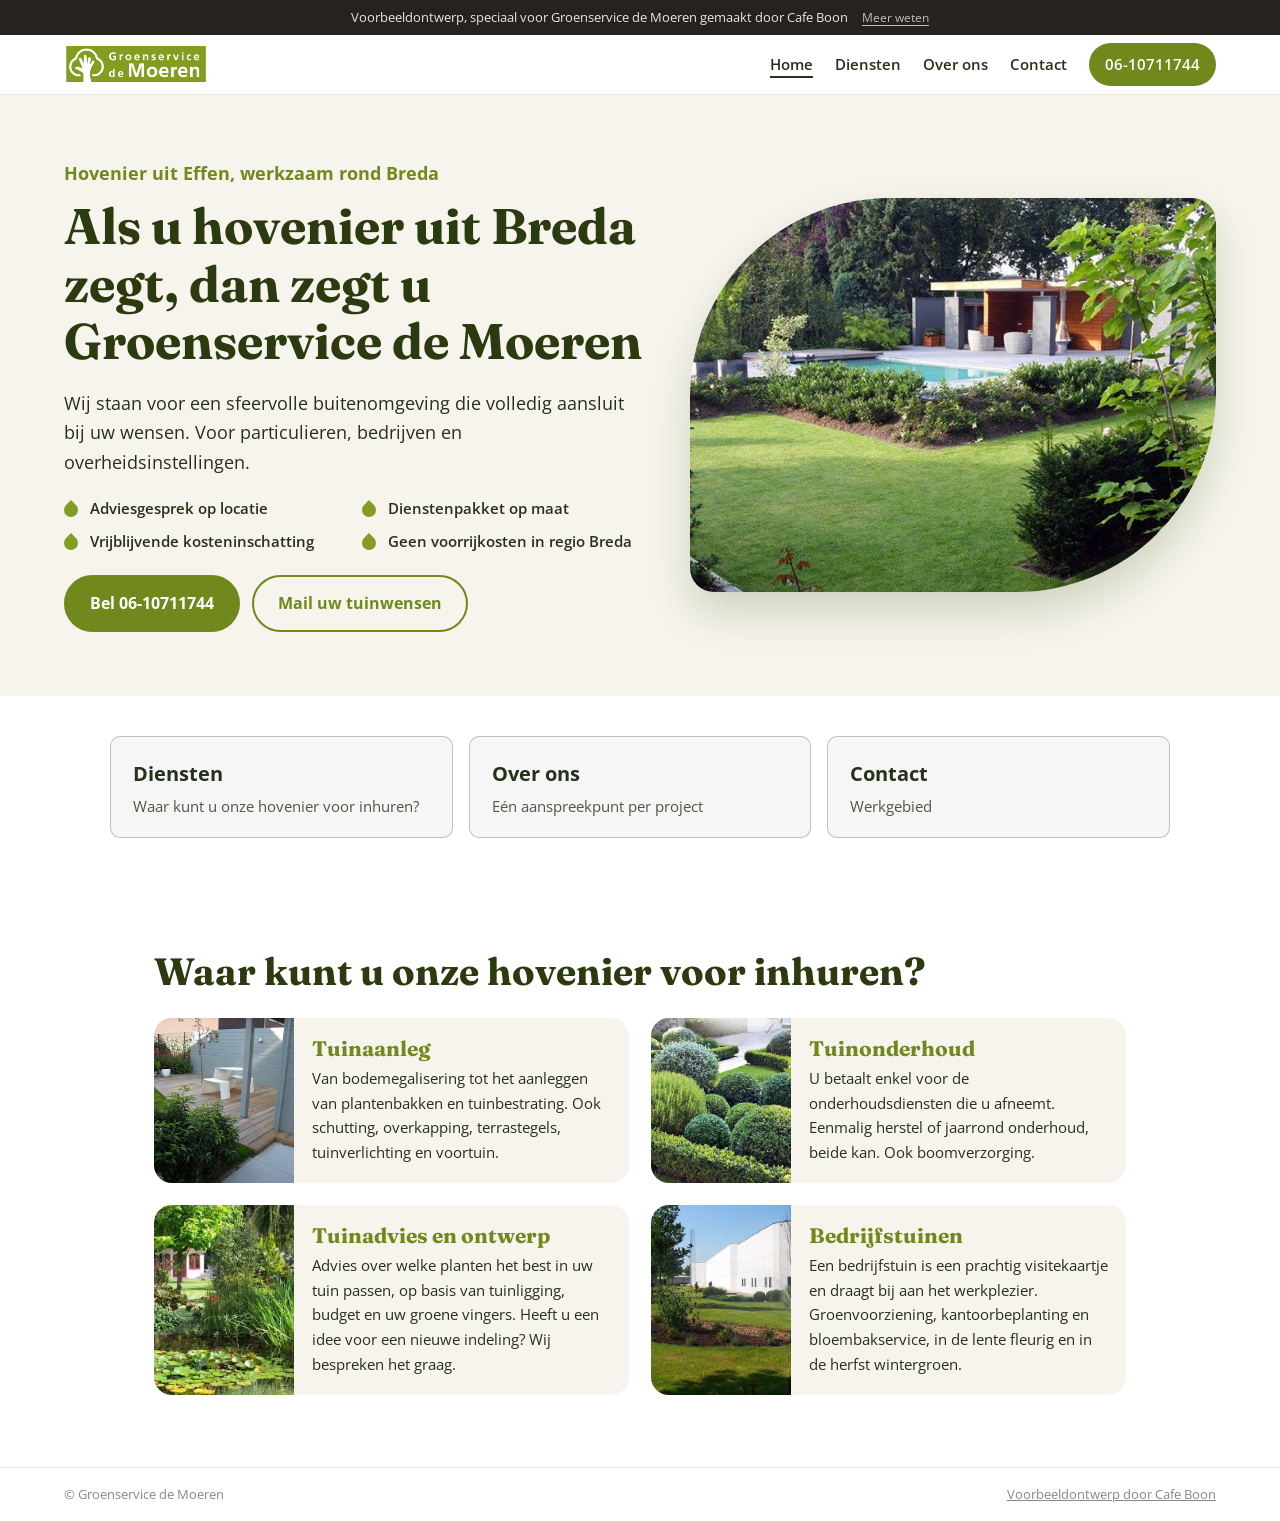
<file: index.html>
<!doctype html>
<html lang="nl">
<head>
<meta charset="utf-8">
<meta name="viewport" content="width=device-width, initial-scale=1">
<title>Groenservice de Moeren | Hovenier in Breda en omgeving</title>
<meta name="description" content="Groenservice de Moeren, hovenier uit Effen bij Breda. Tuinontwerp, aanleg, onderhoud en boomverzorging, met een vast aanspreekpunt en geen voorrijkosten in regio Breda.">
<meta name="robots" content="noindex">
<link rel="icon" href="images/favicon.png">
<meta property="og:title" content="Groenservice de Moeren, hovenier uit Breda">
<meta property="og:description" content="Ontwerp, aanleg en onderhoud van uw tuin.">
<meta property="og:image" content="https://groenservicedemoeren.cafeboon.com/images/og.jpg">
<link rel="preconnect" href="https://fonts.googleapis.com">
<link rel="preconnect" href="https://fonts.gstatic.com" crossorigin>
<link href="https://fonts.googleapis.com/css2?family=Fraunces:opsz,wght@9..144,600;9..144,700&family=Open+Sans:wght@400;600;700&display=swap" rel="stylesheet">
<link rel="stylesheet" href="style.css">
</head>
<body>
<div class="vb-banner" role="note"><span>Voorbeeldontwerp, speciaal voor Groenservice de Moeren gemaakt door Cafe Boon</span><a href="https://cafeboon.com">Meer weten</a></div>
<header class="top">
<a href="index.html"><img alt="Groenservice de Moeren" height="42" src="images/logo.png" width="150"/></a>
<nav><a aria-current="page" href="index.html">Home</a><a href="aanbod.html">Diensten</a><a href="over.html">Over ons</a><a href="contact.html">Contact</a><a class="call" href="tel:+31610711744">06-10711744</a></nav>
</header>
<div aria-label="Pagina's" class="sn-bar" role="navigation"><a aria-current="page" class="sn-link" href="index.html">Home</a><a class="sn-link" href="aanbod.html">Diensten</a><a class="sn-link" href="over.html">Over ons</a><a class="sn-link" href="contact.html">Contact</a></div>
<section class="hero">
<div class="hero-text">
<p class="tag">Hovenier uit Effen, werkzaam rond Breda</p>
<h1>Als u hovenier uit Breda zegt, dan zegt u Groenservice de Moeren</h1>
<p>Wij staan voor een sfeervolle buitenomgeving die volledig aansluit bij uw wensen. Voor particulieren, bedrijven en overheidsinstellingen.</p>
<ul class="ticks">
<li>Adviesgesprek op locatie</li>
<li>Dienstenpakket op maat</li>
<li>Vrijblijvende kosteninschatting</li>
<li>Geen voorrijkosten in regio Breda</li>
</ul>
<div class="actions">
<a class="btn" href="tel:+31610711744">Bel 06-10711744</a>
<a class="btn ghost" href="offerte.html">Mail uw tuinwensen</a>
</div>
</div>
<div class="hero-img"><img alt="Door Groenservice de Moeren onderhouden tuin met tuinhuis en zwembad" src="images/onderhoud1.jpg"/></div>
</section>
<div class="sn-cards"><a class="sn-card" href="aanbod.html"><strong>Diensten</strong><span>Waar kunt u onze hovenier voor inhuren?</span></a><a class="sn-card" href="over.html"><strong>Over ons</strong><span>Eén aanspreekpunt per project</span></a><a class="sn-card" href="contact.html"><strong>Contact</strong><span>Werkgebied</span></a></div>
<section class="wrap">
<h2>Waar kunt u onze hovenier voor inhuren?</h2>
<div class="cards">
<article><img alt="Nieuw aangelegde tuin met houten vlonder" loading="lazy" src="images/aanleg2.jpg"/><div><h3>Tuinaanleg</h3><p>Van bodemegalisering tot het aanleggen van plantenbakken en tuinbestrating. Ook schutting, overkapping, terrastegels, tuinverlichting en voortuin.</p></div></article>
<article><img alt="Gesnoeide buxushagen en bollen" loading="lazy" src="images/onderhoud3.jpg"/><div><h3>Tuinonderhoud</h3><p>U betaalt enkel voor de onderhoudsdiensten die u afneemt. Eenmalig herstel of jaarrond onderhoud, beide kan. Ook boomverzorging.</p></div></article>
<article><img alt="Tuin met vijver en beplanting" loading="lazy" src="images/advies2.jpg"/><div><h3>Tuinadvies en ontwerp</h3><p>Advies over welke planten het best in uw tuin passen, op basis van tuinligging, budget en uw groene vingers. Heeft u een idee voor een nieuwe indeling? Wij bespreken het graag.</p></div></article>
<article><img alt="Bedrijfstuin bij een bedrijfspand" loading="lazy" src="images/bedrijf1.jpg"/><div><h3>Bedrijfstuinen</h3><p>Een bedrijfstuin is een prachtig visitekaartje en draagt bij aan het werkplezier. Groenvoorziening, kantoorbeplanting en bloembakservice, in de lente fleurig en in de herfst wintergroen.</p></div></article>
</div>
</section>
<footer>
<span>© Groenservice de Moeren</span>
<a href="https://cafeboon.com" rel="noopener" target="_blank">Voorbeeldontwerp door Cafe Boon</a>
</footer>
</body></html>
</file>
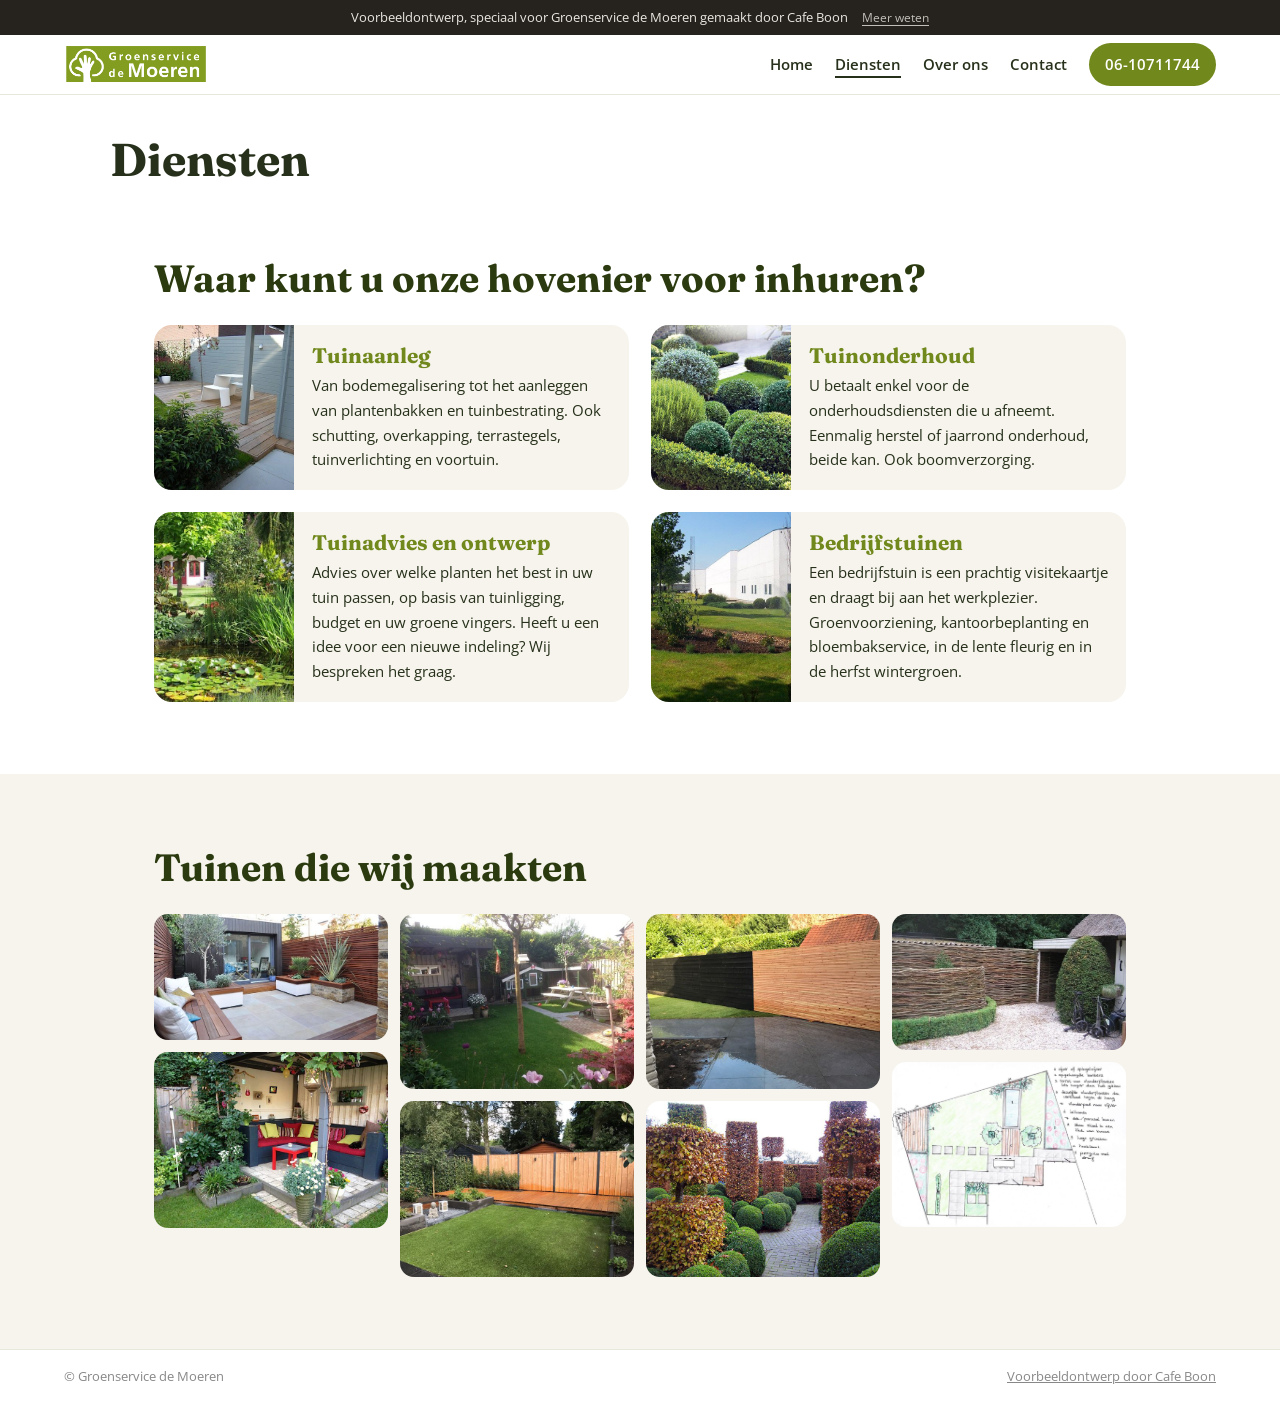
<file: aanbod.html>
<!doctype html>
<html lang="nl">
<head>
<meta charset="utf-8">
<meta name="viewport" content="width=device-width, initial-scale=1">
<title>Diensten | Groenservice de Moeren</title>
<meta name="description" content="Groenservice de Moeren, hovenier uit Effen bij Breda. Tuinontwerp, aanleg, onderhoud en boomverzorging, met een vast aanspreekpunt en geen voorrijkosten in regio Breda.">
<meta name="robots" content="noindex">
<link rel="icon" href="images/favicon.png">
<meta property="og:title" content="Groenservice de Moeren, hovenier uit Breda">
<meta property="og:description" content="Ontwerp, aanleg en onderhoud van uw tuin.">
<meta property="og:image" content="https://groenservicedemoeren.cafeboon.com/images/og.jpg">
<link rel="preconnect" href="https://fonts.googleapis.com">
<link rel="preconnect" href="https://fonts.gstatic.com" crossorigin>
<link href="https://fonts.googleapis.com/css2?family=Fraunces:opsz,wght@9..144,600;9..144,700&family=Open+Sans:wght@400;600;700&display=swap" rel="stylesheet">
<link rel="stylesheet" href="style.css">
</head>
<body>
<div class="vb-banner" role="note"><span>Voorbeeldontwerp, speciaal voor Groenservice de Moeren gemaakt door Cafe Boon</span><a href="https://cafeboon.com">Meer weten</a></div>
<header class="top">
<a href="index.html"><img alt="Groenservice de Moeren" height="42" src="images/logo.png" width="150"/></a>
<nav><a href="index.html">Home</a><a aria-current="page" href="aanbod.html">Diensten</a><a href="over.html">Over ons</a><a href="contact.html">Contact</a><a class="call" href="tel:+31610711744">06-10711744</a></nav>
</header>
<div aria-label="Pagina's" class="sn-bar" role="navigation"><a class="sn-link" href="index.html">Home</a><a aria-current="page" class="sn-link" href="aanbod.html">Diensten</a><a class="sn-link" href="over.html">Over ons</a><a class="sn-link" href="contact.html">Contact</a></div>
<div class="sn-head"><h1>Diensten</h1></div>
<section class="wrap" id="diensten">
<h2>Waar kunt u onze hovenier voor inhuren?</h2>
<div class="cards">
<article><img alt="Nieuw aangelegde tuin met houten vlonder" loading="lazy" src="images/aanleg2.jpg"/><div><h3>Tuinaanleg</h3><p>Van bodemegalisering tot het aanleggen van plantenbakken en tuinbestrating. Ook schutting, overkapping, terrastegels, tuinverlichting en voortuin.</p></div></article>
<article><img alt="Gesnoeide buxushagen en bollen" loading="lazy" src="images/onderhoud3.jpg"/><div><h3>Tuinonderhoud</h3><p>U betaalt enkel voor de onderhoudsdiensten die u afneemt. Eenmalig herstel of jaarrond onderhoud, beide kan. Ook boomverzorging.</p></div></article>
<article><img alt="Tuin met vijver en beplanting" loading="lazy" src="images/advies2.jpg"/><div><h3>Tuinadvies en ontwerp</h3><p>Advies over welke planten het best in uw tuin passen, op basis van tuinligging, budget en uw groene vingers. Heeft u een idee voor een nieuwe indeling? Wij bespreken het graag.</p></div></article>
<article><img alt="Bedrijfstuin bij een bedrijfspand" loading="lazy" src="images/bedrijf1.jpg"/><div><h3>Bedrijfstuinen</h3><p>Een bedrijfstuin is een prachtig visitekaartje en draagt bij aan het werkplezier. Groenvoorziening, kantoorbeplanting en bloembakservice, in de lente fleurig en in de herfst wintergroen.</p></div></article>
</div>
</section>
<section class="band" id="tuinen">
<div class="wrap">
<h2>Tuinen die wij maakten</h2>
<div class="gal">
<img alt="Moderne tuin met houten zitbank en overkapping" loading="lazy" src="images/aanleg6.jpg"/>
<img alt="Tuin met overdekt zitje" loading="lazy" src="images/aanleg5.jpg"/>
<img alt="Lange tuin met tuinhuis en picknicktafel" loading="lazy" src="images/aanleg3.jpg"/>
<img alt="Tuin met houten schutting en vlonder" loading="lazy" src="images/img2446.jpg"/>
<img alt="Tuin met tweekleurige schutting en tegels" loading="lazy" src="images/img6412.jpg"/>
<img alt="Gevormde beuken en buxus" loading="lazy" src="images/onderhoud5.jpg"/>
<img alt="Gevlochten wilgentenen schutting" loading="lazy" src="images/wilg.jpg"/>
<img alt="Getekend tuinontwerp" loading="lazy" src="images/ontwerp.jpg"/>
</div>
</div>
</section>
<footer>
<span>© Groenservice de Moeren</span>
<a href="https://cafeboon.com" rel="noopener" target="_blank">Voorbeeldontwerp door Cafe Boon</a>
</footer>
</body></html>
</file>
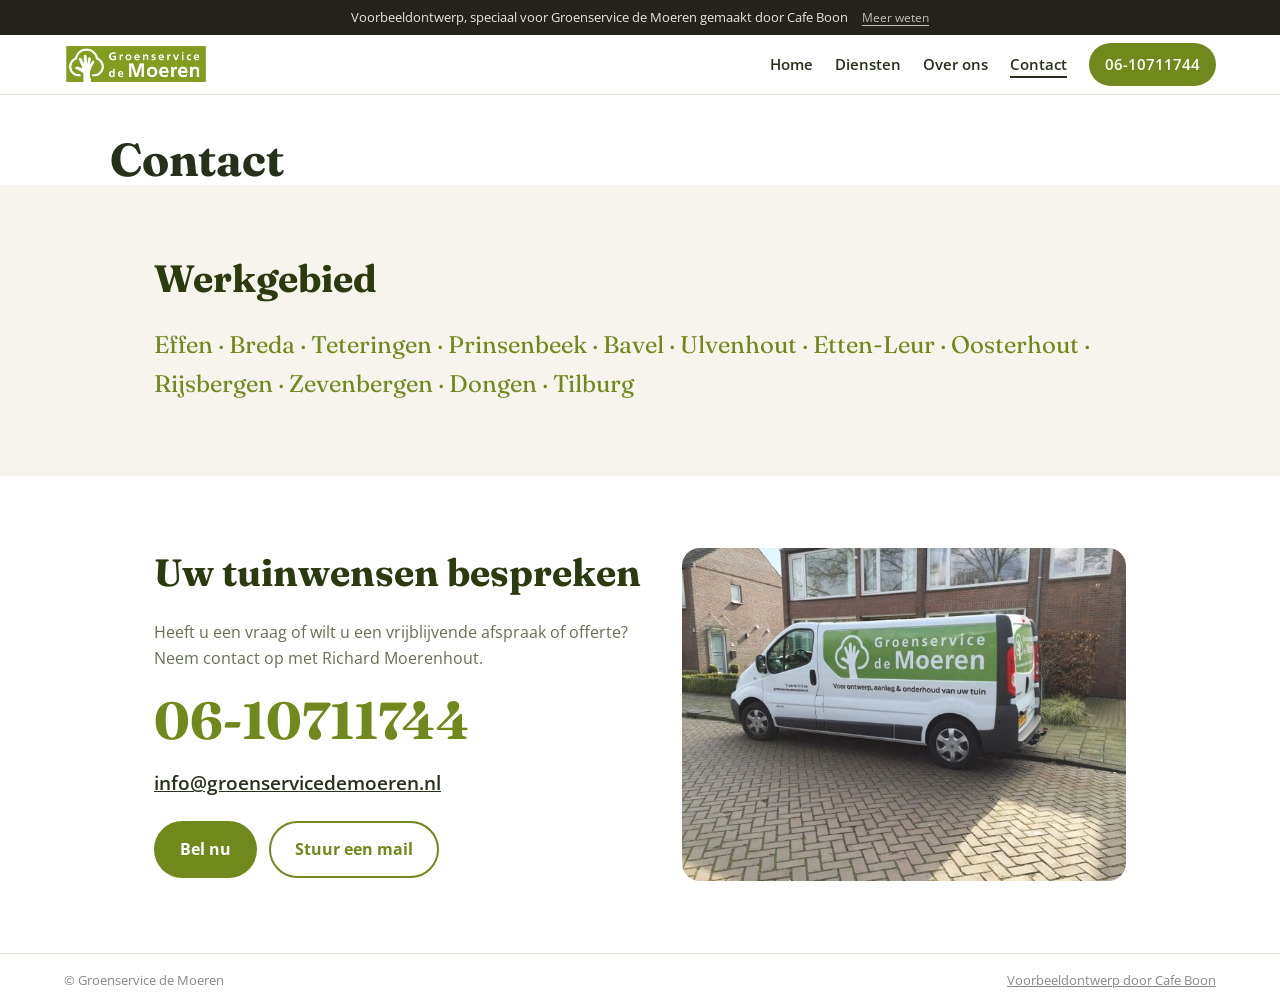
<file: contact.html>
<!doctype html>
<html lang="nl">
<head>
<meta charset="utf-8">
<meta name="viewport" content="width=device-width, initial-scale=1">
<title>Contact | Groenservice de Moeren</title>
<meta name="description" content="Groenservice de Moeren, hovenier uit Effen bij Breda. Tuinontwerp, aanleg, onderhoud en boomverzorging, met een vast aanspreekpunt en geen voorrijkosten in regio Breda.">
<meta name="robots" content="noindex">
<link rel="icon" href="images/favicon.png">
<meta property="og:title" content="Groenservice de Moeren, hovenier uit Breda">
<meta property="og:description" content="Ontwerp, aanleg en onderhoud van uw tuin.">
<meta property="og:image" content="https://groenservicedemoeren.cafeboon.com/images/og.jpg">
<link rel="preconnect" href="https://fonts.googleapis.com">
<link rel="preconnect" href="https://fonts.gstatic.com" crossorigin>
<link href="https://fonts.googleapis.com/css2?family=Fraunces:opsz,wght@9..144,600;9..144,700&family=Open+Sans:wght@400;600;700&display=swap" rel="stylesheet">
<link rel="stylesheet" href="style.css">
</head>
<body>
<div class="vb-banner" role="note"><span>Voorbeeldontwerp, speciaal voor Groenservice de Moeren gemaakt door Cafe Boon</span><a href="https://cafeboon.com">Meer weten</a></div>
<header class="top">
<a href="index.html"><img alt="Groenservice de Moeren" height="42" src="images/logo.png" width="150"/></a>
<nav><a href="index.html">Home</a><a href="aanbod.html">Diensten</a><a href="over.html">Over ons</a><a aria-current="page" href="contact.html">Contact</a><a class="call" href="tel:+31610711744">06-10711744</a></nav>
</header>
<div aria-label="Pagina's" class="sn-bar" role="navigation"><a class="sn-link" href="index.html">Home</a><a class="sn-link" href="aanbod.html">Diensten</a><a class="sn-link" href="over.html">Over ons</a><a aria-current="page" class="sn-link" href="contact.html">Contact</a></div>
<div class="sn-head"><h1>Contact</h1></div>
<section class="band">
<div class="wrap">
<h2>Werkgebied</h2>
<p class="places">Effen · Breda · Teteringen · Prinsenbeek · Bavel · Ulvenhout · Etten-Leur · Oosterhout · Rijsbergen · Zevenbergen · Dongen · Tilburg</p>
</div>
</section>
<section class="wrap contact" id="contact">
<div>
<h2>Uw tuinwensen bespreken</h2>
<p class="lead">Heeft u een vraag of wilt u een vrijblijvende afspraak of offerte? Neem contact op met Richard Moerenhout.</p>
<a class="phone" href="tel:+31610711744">06-10711744</a>
<p><a class="mail" href="mailto:info@groenservicedemoeren.nl">info@groenservicedemoeren.nl</a></p>
<div class="actions"><a class="btn" href="tel:+31610711744">Bel nu</a><a class="btn ghost" href="offerte.html">Stuur een mail</a></div>
</div>
<img alt="Bedrijfsbus van Groenservice de Moeren" class="bus" loading="lazy" src="images/bus.jpg"/>
</section>
<footer>
<span>© Groenservice de Moeren</span>
<a href="https://cafeboon.com" rel="noopener" target="_blank">Voorbeeldontwerp door Cafe Boon</a>
</footer>
</body></html>
</file>
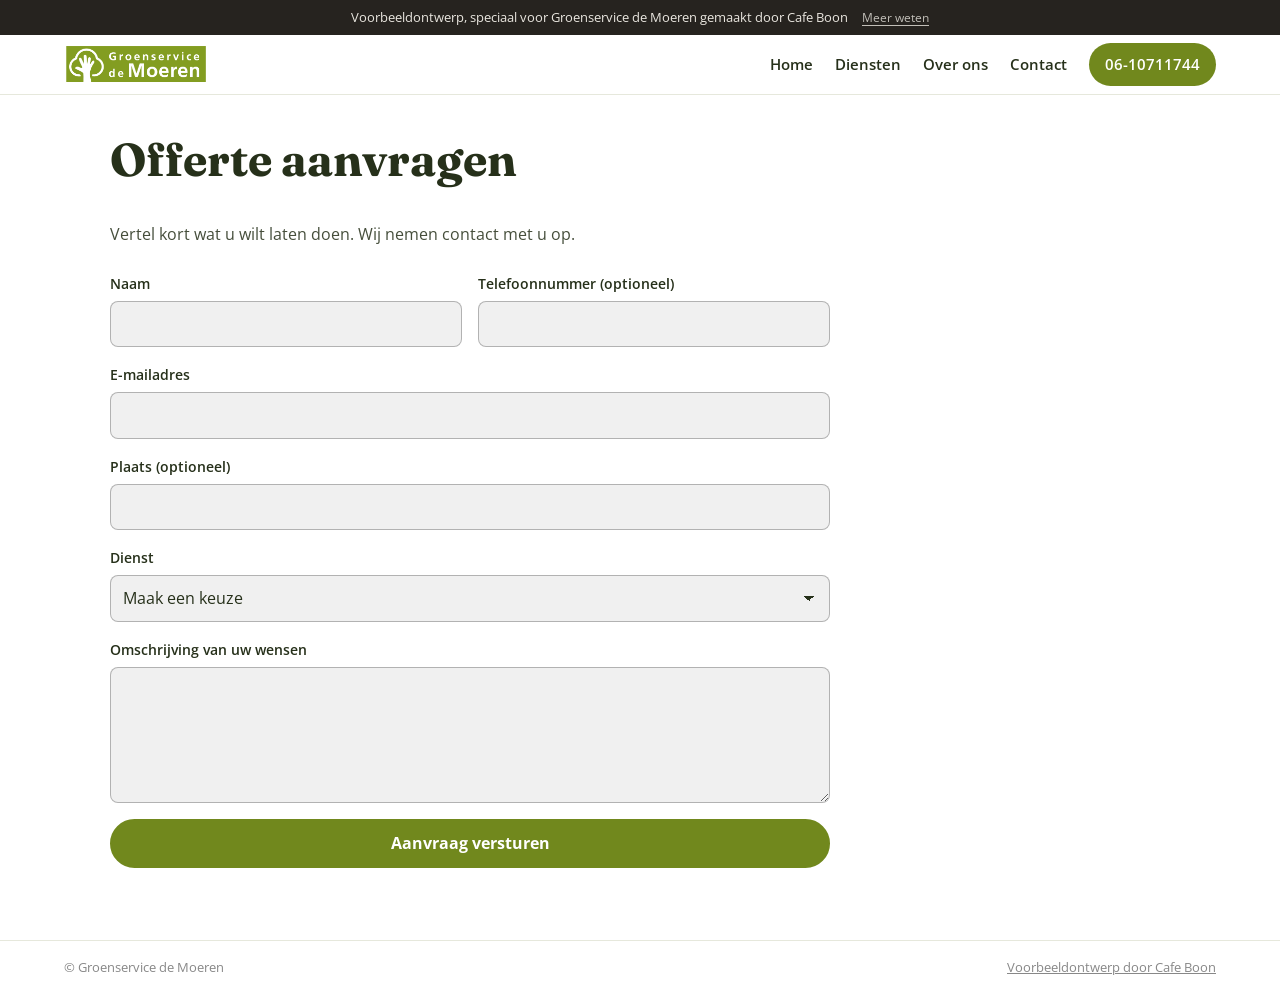
<file: offerte.html>
<!doctype html>
<html lang="nl">
<head>
<meta charset="utf-8">
<meta name="viewport" content="width=device-width, initial-scale=1">
<title>Offerte aanvragen | Groenservice de Moeren</title>
<meta name="description" content="Offerte aanvragen bij Groenservice de Moeren.">
<meta name="robots" content="noindex">
<link rel="icon" href="images/favicon.png">
<meta property="og:title" content="Groenservice de Moeren, hovenier uit Breda">
<meta property="og:description" content="Ontwerp, aanleg en onderhoud van uw tuin.">
<meta property="og:image" content="https://groenservicedemoeren.cafeboon.com/images/og.jpg">
<link rel="preconnect" href="https://fonts.googleapis.com">
<link rel="preconnect" href="https://fonts.gstatic.com" crossorigin>
<link href="https://fonts.googleapis.com/css2?family=Fraunces:opsz,wght@9..144,600;9..144,700&family=Open+Sans:wght@400;600;700&display=swap" rel="stylesheet">
<link rel="stylesheet" href="style.css">
</head>
<body>
<div class="vb-banner" role="note"><span>Voorbeeldontwerp, speciaal voor Groenservice de Moeren gemaakt door Cafe Boon</span><a href="https://cafeboon.com">Meer weten</a></div>
<header class="top">
<a href="index.html"><img alt="Groenservice de Moeren" height="42" src="images/logo.png" width="150"/></a>
<nav><a href="index.html">Home</a><a href="aanbod.html">Diensten</a><a href="over.html">Over ons</a><a href="contact.html">Contact</a><a class="call" href="tel:+31610711744">06-10711744</a></nav>
</header>
<div aria-label="Pagina's" class="sn-bar" role="navigation"><a class="sn-link" href="index.html">Home</a><a class="sn-link" href="aanbod.html">Diensten</a><a class="sn-link" href="over.html">Over ons</a><a class="sn-link" href="contact.html">Contact</a></div>
<div class="sn-head"><h1>Offerte aanvragen</h1></div>
<section class="sn-formsec" id="formulier"><div class="sn-formwrap"><p class="sn-lead">Vertel kort wat u wilt laten doen. Wij nemen contact met u op.</p><form class="sn-form" id="sn-form"><div class="sn-field"><label for="naam">Naam</label><input id="naam" name="naam" type="text" required autocomplete="name"></div><div class="sn-field"><label for="tel">Telefoonnummer (optioneel)</label><input id="tel" name="tel" type="tel" autocomplete="tel"></div><div class="sn-field full"><label for="email">E-mailadres</label><input id="email" name="email" type="email" required autocomplete="email"></div><div class="sn-field full"><label for="plaats">Plaats (optioneel)</label><input id="plaats" name="plaats" type="text" autocomplete="address-level2"></div><div class="sn-field full"><label for="keuze">Dienst</label><select id="keuze" name="keuze" required><option value="">Maak een keuze</option><option>Tuinaanleg</option><option>Tuinonderhoud</option><option>Tuinadvies en ontwerp</option><option>Bedrijfstuinen</option></select></div><div class="sn-field full"><label for="opm">Omschrijving van uw wensen</label><textarea id="opm" name="opm" rows="5" required></textarea></div><div class="sn-field full"><button class="btn" type="submit">Aanvraag versturen</button></div></form></div></section>
<script>(function(){var f=document.getElementById('sn-form');if(!f)return;f.addEventListener('submit',function(e){e.preventDefault();if(!f.checkValidity()){f.reportValidity();return;}var d=document.createElement('div');d.className='sn-done';d.setAttribute('role','status');d.tabIndex=-1;d.innerHTML='<h2>Bedankt voor uw aanvraag</h2><p>Dit is een voorbeeldwebsite van Cafe Boon. Uw aanvraag is daarom niet verstuurd. Neem voor een echte offerte contact op via <a href="tel:+31610711744">06-10711744</a>.</p>';f.parentNode.replaceChild(d,f);d.focus();});})();</script>
<footer>
<span>© Groenservice de Moeren</span>
<a href="https://cafeboon.com" rel="noopener" target="_blank">Voorbeeldontwerp door Cafe Boon</a>
</footer>
</body></html>
</file>
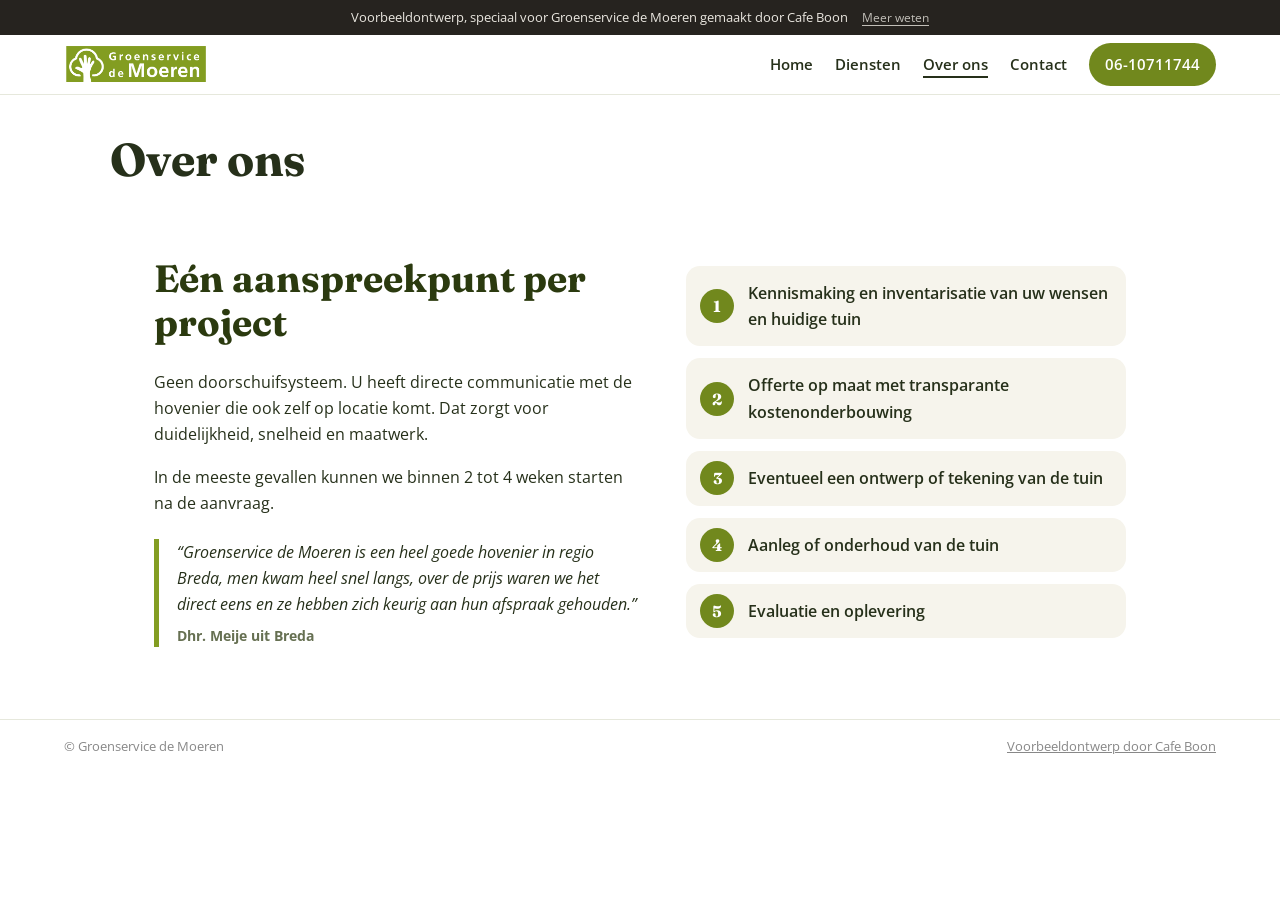
<file: over.html>
<!doctype html>
<html lang="nl">
<head>
<meta charset="utf-8">
<meta name="viewport" content="width=device-width, initial-scale=1">
<title>Over ons | Groenservice de Moeren</title>
<meta name="description" content="Groenservice de Moeren, hovenier uit Effen bij Breda. Tuinontwerp, aanleg, onderhoud en boomverzorging, met een vast aanspreekpunt en geen voorrijkosten in regio Breda.">
<meta name="robots" content="noindex">
<link rel="icon" href="images/favicon.png">
<meta property="og:title" content="Groenservice de Moeren, hovenier uit Breda">
<meta property="og:description" content="Ontwerp, aanleg en onderhoud van uw tuin.">
<meta property="og:image" content="https://groenservicedemoeren.cafeboon.com/images/og.jpg">
<link rel="preconnect" href="https://fonts.googleapis.com">
<link rel="preconnect" href="https://fonts.gstatic.com" crossorigin>
<link href="https://fonts.googleapis.com/css2?family=Fraunces:opsz,wght@9..144,600;9..144,700&family=Open+Sans:wght@400;600;700&display=swap" rel="stylesheet">
<link rel="stylesheet" href="style.css">
</head>
<body>
<div class="vb-banner" role="note"><span>Voorbeeldontwerp, speciaal voor Groenservice de Moeren gemaakt door Cafe Boon</span><a href="https://cafeboon.com">Meer weten</a></div>
<header class="top">
<a href="index.html"><img alt="Groenservice de Moeren" height="42" src="images/logo.png" width="150"/></a>
<nav><a href="index.html">Home</a><a href="aanbod.html">Diensten</a><a aria-current="page" href="over.html">Over ons</a><a href="contact.html">Contact</a><a class="call" href="tel:+31610711744">06-10711744</a></nav>
</header>
<div aria-label="Pagina's" class="sn-bar" role="navigation"><a class="sn-link" href="index.html">Home</a><a class="sn-link" href="aanbod.html">Diensten</a><a aria-current="page" class="sn-link" href="over.html">Over ons</a><a class="sn-link" href="contact.html">Contact</a></div>
<div class="sn-head"><h1>Over ons</h1></div>
<section class="wrap two" id="aanpak">
<div>
<h2>Eén aanspreekpunt per project</h2>
<p>Geen doorschuifsysteem. U heeft directe communicatie met de hovenier die ook zelf op locatie komt. Dat zorgt voor duidelijkheid, snelheid en maatwerk.</p>
<p>In de meeste gevallen kunnen we binnen 2 tot 4 weken starten na de aanvraag.</p>
<blockquote>“Groenservice de Moeren is een heel goede hovenier in regio Breda, men kwam heel snel langs, over de prijs waren we het direct eens en ze hebben zich keurig aan hun afspraak gehouden.”<cite>Dhr. Meije uit Breda</cite></blockquote>
</div>
<ol class="steps">
<li>Kennismaking en inventarisatie van uw wensen en huidige tuin</li>
<li>Offerte op maat met transparante kostenonderbouwing</li>
<li>Eventueel een ontwerp of tekening van de tuin</li>
<li>Aanleg of onderhoud van de tuin</li>
<li>Evaluatie en oplevering</li>
</ol>
</section>
<footer>
<span>© Groenservice de Moeren</span>
<a href="https://cafeboon.com" rel="noopener" target="_blank">Voorbeeldontwerp door Cafe Boon</a>
</footer>
</body></html>
</file>
<file: style.css>
:root{--g:#71881d;--g2:#839d22;--dk:#2b3a0f;--cream:#f6f4ec;--ink:#26301a;--m:#667052}
*{box-sizing:border-box}html{scroll-behavior:smooth}
body{margin:0;font-family:'Open Sans',sans-serif;color:var(--ink);line-height:1.65;background:#fff}
h1,h2,h3{font-family:'Fraunces',serif;line-height:1.15}
img{max-width:100%;display:block}
.top{position:sticky;top:0;z-index:10;display:flex;justify-content:space-between;align-items:center;padding:8px 5vw;background:#fff;border-bottom:1px solid #e6e8dc}
.top img{height:40px;width:auto}
nav{display:flex;align-items:center;gap:22px}
nav a{color:var(--ink);text-decoration:none;font-weight:600;font-size:15px}
nav a.call{background:var(--g);color:#fff;padding:9px 16px;border-radius:99px}
.hero{display:grid;grid-template-columns:1.1fr 1fr;gap:48px;align-items:center;padding:64px 5vw;background:var(--cream)}
.tag{color:var(--g);font-weight:700;font-size:14px;margin:0 0 10px}
h1{font-size:clamp(30px,4.2vw,50px);margin:0 0 16px;color:var(--dk)}
.hero p{font-size:18px}
.ticks{list-style:none;padding:0;margin:18px 0;display:grid;grid-template-columns:1fr 1fr;gap:8px 18px}
.ticks li{padding-left:26px;position:relative;font-weight:600;font-size:15px}
.ticks li:before{content:"";position:absolute;left:0;top:7px;width:14px;height:14px;border-radius:50% 0 50% 50%;background:var(--g2);transform:rotate(-45deg)}
.hero-img img{width:100%;aspect-ratio:4/3;object-fit:cover;border-radius:200px 24px 200px 24px;box-shadow:0 20px 40px rgba(60,80,20,.2)}
.actions{display:flex;flex-wrap:wrap;gap:12px;margin-top:22px}
.btn{display:inline-block;background:var(--g);color:#fff;font-weight:700;text-decoration:none;padding:13px 24px;border-radius:99px;border:2px solid var(--g)}
.btn.ghost{background:transparent;color:var(--g)}
.wrap{max-width:1100px;margin:0 auto;padding:72px 5vw}
h2{font-size:clamp(26px,3.2vw,38px);margin:0 0 24px;color:var(--dk)}
.cards{display:grid;grid-template-columns:1fr 1fr;gap:22px}
.cards article{display:grid;grid-template-columns:140px 1fr;gap:18px;background:var(--cream);border-radius:18px;overflow:hidden;align-items:stretch}
.cards img{width:140px;height:100%;object-fit:cover}
.cards div{padding:18px 18px 18px 0}
h3{margin:0 0 6px;font-size:21px;color:var(--g)}.cards p{margin:0;font-size:15px}
.band{background:var(--cream)}
.gal{columns:4;column-gap:12px}
.gal img{width:100%;margin-bottom:12px;border-radius:14px;break-inside:avoid}
.two{display:grid;grid-template-columns:1.1fr 1fr;gap:48px;align-items:center}
blockquote{margin:22px 0 0;padding-left:18px;border-left:5px solid var(--g2);font-style:italic}
cite{display:block;font-style:normal;font-weight:700;font-size:14px;margin-top:6px;color:var(--m)}
.steps{counter-reset:s;list-style:none;padding:0;margin:0;display:grid;gap:12px}
.steps li{counter-increment:s;background:var(--cream);border-radius:14px;padding:14px 16px 14px 62px;position:relative;font-weight:600}
.steps li:before{content:counter(s);position:absolute;left:14px;top:50%;transform:translateY(-50%);width:34px;height:34px;border-radius:50%;background:var(--g);color:#fff;display:grid;place-items:center;font:700 16px Fraunces,serif}
.places{font-size:clamp(18px,2.2vw,24px);font-family:Fraunces,serif;color:var(--g);margin:0}
.contact{display:grid;grid-template-columns:1.1fr 1fr;gap:40px;align-items:center}
.phone{display:block;font:700 clamp(32px,5vw,52px) Fraunces,serif;color:var(--g);text-decoration:none}
.mail{font-weight:600;color:var(--ink);font-size:19px}
.lead{color:var(--m)}
.bus{border-radius:18px;width:100%}
footer{display:flex;justify-content:space-between;flex-wrap:wrap;gap:8px;padding:16px 5vw;font-size:13px;color:#888;border-top:1px solid #e6e8dc}
footer a{color:#888}
@media(max-width:860px){.hero,.two,.contact,.cards{grid-template-columns:1fr}.gal{columns:2}nav a:not(.call){display:none}.hero{padding:36px 5vw}.cards article{grid-template-columns:110px 1fr}.cards img{width:110px}}
/* sitenav:start */
.sn-bar{display:none;gap:6px;overflow-x:auto;white-space:nowrap;-webkit-overflow-scrolling:touch;padding:8px 12px;background:inherit;color:inherit;font:inherit;line-height:1.2;border-bottom:1px solid rgba(128,128,128,.35);box-sizing:border-box;max-width:100%}
.sn-bar a.sn-link{flex:0 0 auto;padding:9px 15px;border-radius:999px;color:inherit;text-decoration:none;font-size:15px;font-weight:600;letter-spacing:0;text-transform:none;margin:0}
.sn-bar a.sn-link[aria-current="page"]{background:rgba(128,128,128,.2);box-shadow:inset 0 -2px 0 currentColor}
@media(max-width:860px){.sn-bar{display:flex}}
nav a[aria-current="page"]:not(.cta):not(.btn):not(.call){text-decoration:underline;text-underline-offset:6px;text-decoration-thickness:2px}
.sn-head{max-width:1100px;margin:0 auto;padding:40px 20px 0;box-sizing:border-box}
.sn-head h1{margin:0;color:inherit;font-size:clamp(30px,5vw,46px);line-height:1.1}
.sn-cards{max-width:1100px;margin:0 auto;padding:40px 20px;display:grid;grid-template-columns:repeat(auto-fit,minmax(230px,1fr));gap:16px;box-sizing:border-box}
.sn-card{display:block;padding:20px 22px;border:1px solid rgba(128,128,128,.45);border-radius:10px;background:rgba(128,128,128,.07);color:inherit;text-decoration:none;min-width:0}
.sn-card strong{display:block;font-size:1.25em;margin:0 0 6px;color:inherit}
.sn-card span{display:block;opacity:.8;font-size:.95em;line-height:1.4}
.sn-card:hover,.sn-card:focus-visible{border-color:currentColor}
/* sitenav:end */
/* voorbeeld-formulier:start */
@layer sn{.sn-form button.btn{border:0;font:inherit;cursor:pointer;line-height:1.2}}
.sn-formsec{padding:36px 0 72px}
.sn-formwrap{max-width:1100px;margin:0 auto;padding:0 20px;box-sizing:border-box}
.sn-formwrap>h2{margin:0 0 12px}
.sn-formwrap>.sn-lead,.sn-formwrap>.sn-form,.sn-formwrap>.sn-done{max-width:720px}
.sn-formwrap .sn-lead{margin:0 0 24px;opacity:.85}
.sn-form{display:grid;grid-template-columns:1fr 1fr;gap:16px}
.sn-field{display:flex;flex-direction:column;gap:6px;min-width:0;text-align:left}
.sn-field.full{grid-column:1/-1}
.sn-field label{font-size:14px;font-weight:600}
.sn-field input,.sn-field select,.sn-field textarea{font:inherit;font-size:16px;line-height:1.4;color:inherit;background:rgba(128,128,128,.12);border:1px solid rgba(128,128,128,.55);border-radius:8px;padding:11px 12px;width:100%;box-sizing:border-box;min-width:0;max-width:100%;-webkit-appearance:none;appearance:none}
.sn-field select{background-image:linear-gradient(45deg,transparent 50%,currentColor 50%),linear-gradient(135deg,currentColor 50%,transparent 50%);background-position:calc(100% - 20px) 50%,calc(100% - 15px) 50%;background-size:5px 5px;background-repeat:no-repeat;padding-right:38px}
.sn-field select option{color:#111;background:#fff}
.sn-field textarea{resize:vertical}
.sn-field input:focus,.sn-field select:focus,.sn-field textarea:focus{outline:2px solid currentColor;outline-offset:1px}
.sn-done{padding:28px;border:1px solid rgba(128,128,128,.55);border-radius:12px;background:rgba(128,128,128,.1)}
.sn-done h2{margin:0 0 10px}
.sn-done p{margin:0}
.sn-done a{text-decoration:underline;text-underline-offset:3px;font-weight:600}
.sn-formlink{padding:0 0 56px}
@media(max-width:640px){.sn-form{grid-template-columns:1fr}.sn-formsec{padding:24px 0 56px}}
/* voorbeeld-formulier:end */
/* voorbeeldbanner:start */
.vb-banner{display:flex;flex-wrap:wrap;justify-content:center;align-items:baseline;gap:2px 14px;padding:8px 16px;background:#26231f;color:#e9e6df;font-size:13px;line-height:1.45;letter-spacing:0;text-transform:none;font-weight:400;text-align:center;position:relative;z-index:1000}
.vb-banner a{color:inherit;opacity:.8;text-decoration:underline;text-underline-offset:3px;font-size:12px;font-weight:400;white-space:nowrap;letter-spacing:0;text-transform:none}
.vb-banner a:hover{opacity:1}
/* voorbeeldbanner:end */
</file>
